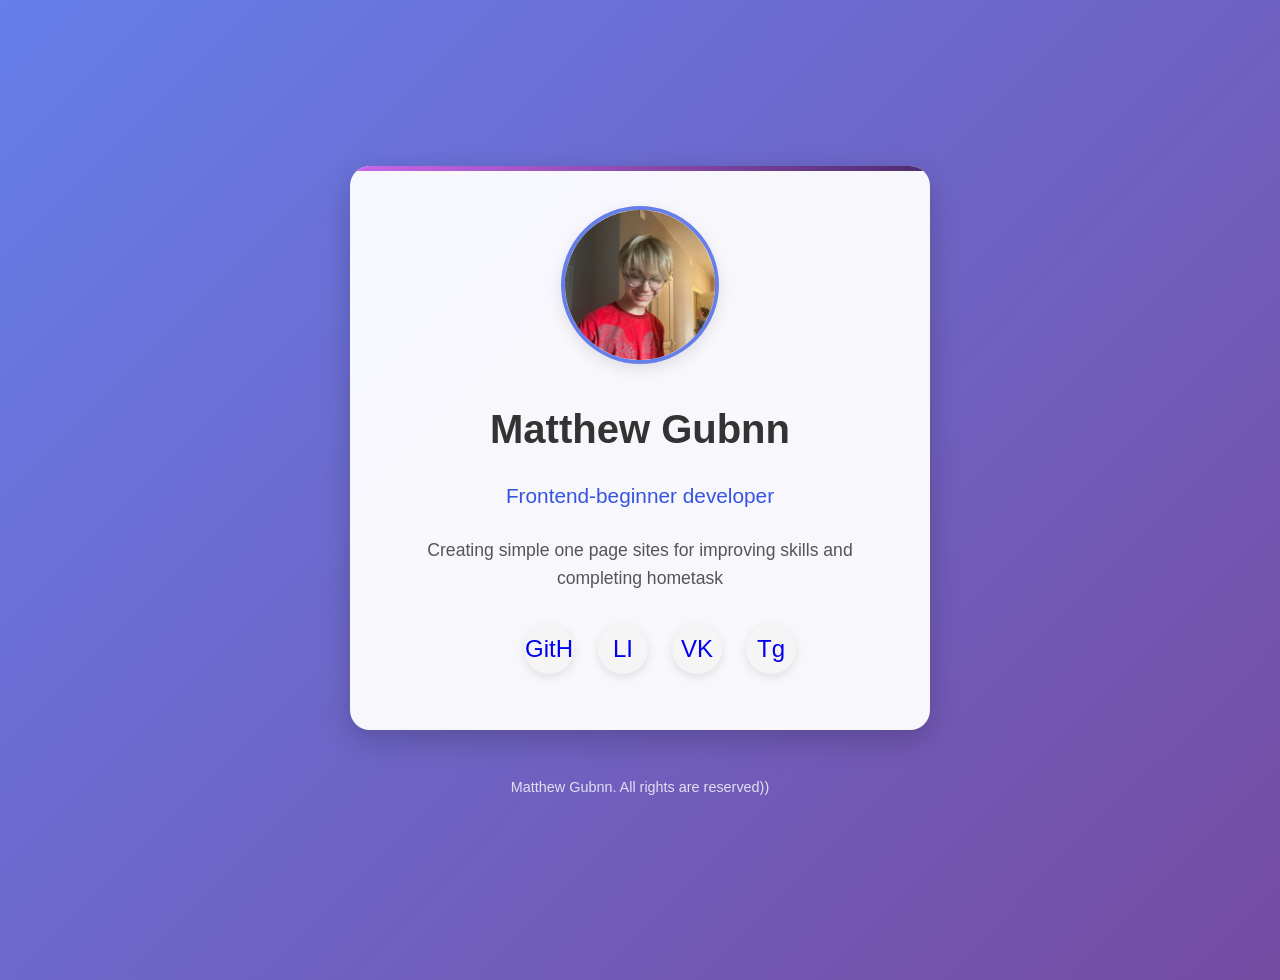
<file: index.html>
<!DOCTYPE html>
<html lang="ru">
<head>
    <meta charset="UTF-8">
    <meta name="viewport" content="width=device-width, initial-scale=1.0">
    <link rel="stylesheet" href="styles.css">
    <title>Визитная карточка</title>

</head>
<body>
    <main>
        <section class="card">
            <header>
                <div class="photo-container">
                    <img src="avatar.jpg" 
                         alt="Photo of me)" class="photo">
                </div>
                <h1>Matthew Gubnn</h1>
                <h2>Frontend-beginner developer</h2>
            </header>
            
            <article>
                <p class="description">
                    Creating simple one page sites for improving skills and completing hometask
                </p>
            </article>
            
            <nav>
                <ul>
                    <li><a href="https://github.com/matthew-guba" aria-label="GitHub">GitH</a></li>
                    <li><a href="https://linkedin.com" aria-label="LinkedIn">LI</a></li>
                    <li><a href="https://vk.com" aria-label="VK">VK</a></li>
                    <li><a href="https://t.me/MaThEwHu" aria-label="Telegram">Tg</a></li>
                </ul>
            </nav>
        </section>
    </main>
    
    <footer>
        <p>Matthew Gubnn. All rights are reserved))</p>
    </footer>
</body>
</html>
</file>
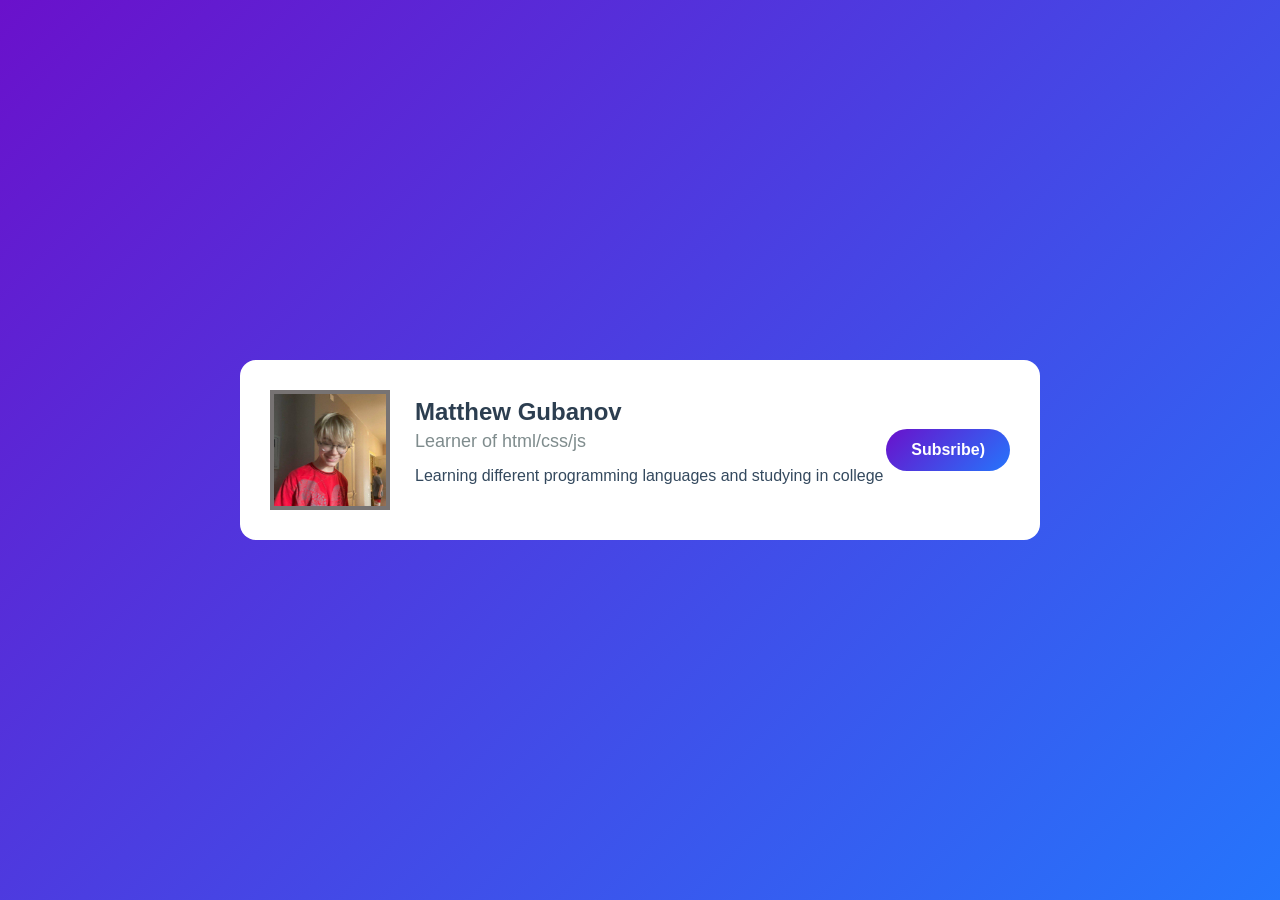
<file: home_2_1/index.html>
<!DOCTYPE html>
<html lang="ru">
<head>
    <meta charset="UTF-8">
    <meta name="viewport" content="width=device-width, initial-scale=1.0">
    <title>Карточка пользователя - Flexbox</title>
    <link rel="stylesheet" href="./sylesheet.css">
</head>
<body>
    <div class="card">
        <div class="card-container">
            <img src="./avatar.jpg" alt="Аватар пользователя" class="avatar">
            <div class="user-info">
                <h2 class="user-name">Matthew Gubanov</h2>
                <p class="user-position">Learner of html/css/js</p>
                <p class="user-description">Learning different programming languages and studying in college</p>
            </div>
            <button class="subscribe-btn" onclick="window.location.href='https://github.com/matthew-guba'">Subsribe)</button> <!-- Just another reminder of me)-->
        </div>
    </div>
</body>
</html>
</file>
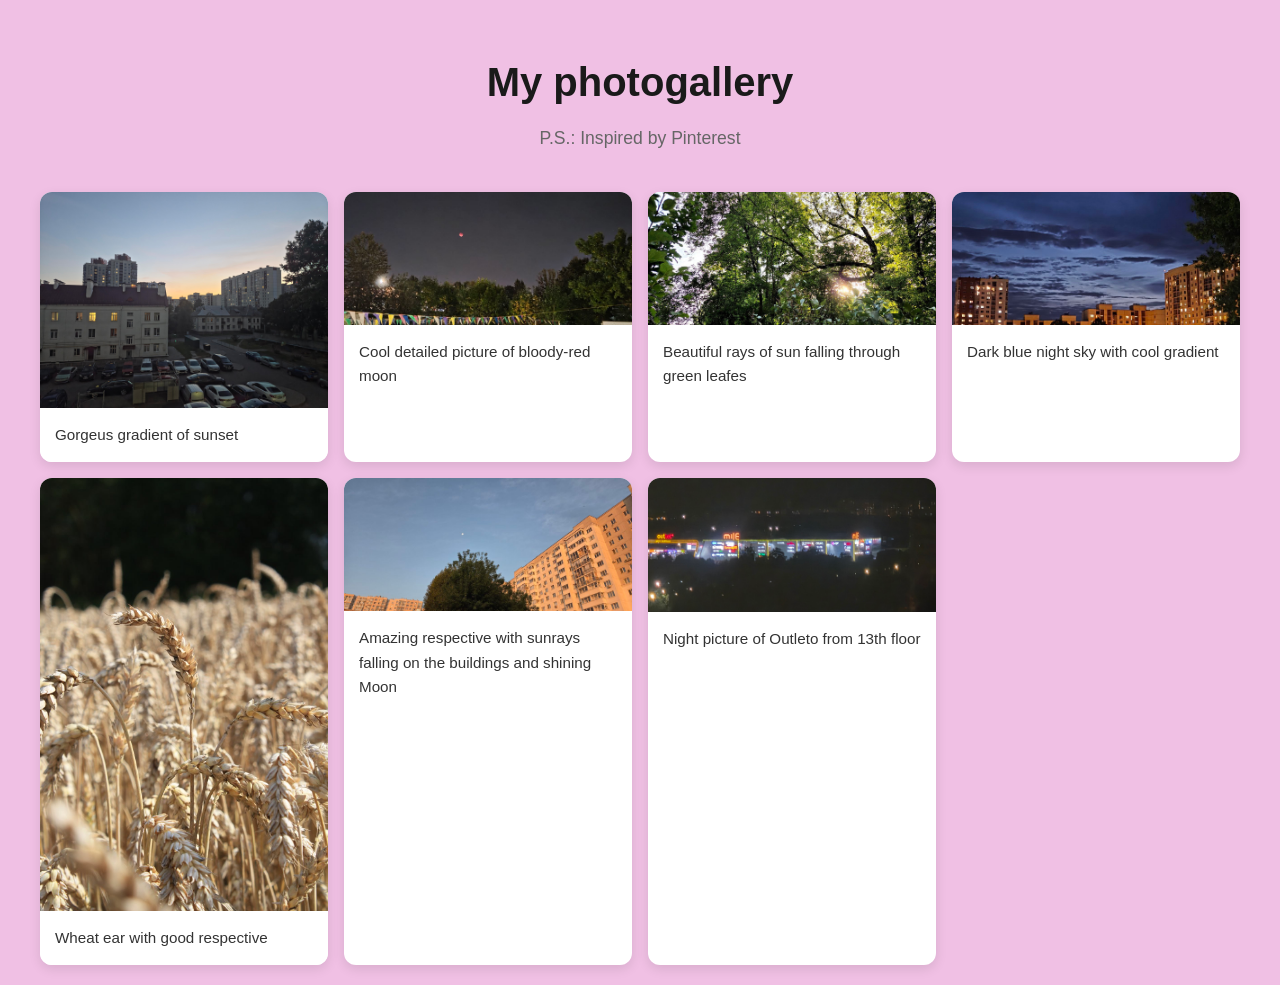
<file: home_2_2/index.html>
<!DOCTYPE html>
<html lang="ru">
<head>
    <meta charset="UTF-8">
    <meta name="viewport" content="width=device-width, initial-scale=1.0">
    <title>Photogallery in style of Pinterest</title>
    <link rel="stylesheet" href="./stylesheet.css">
</head>
<body>
    <div class="container">
        <h1>My photogallery</h1>
        <p>P.S.: Inspired by Pinterest</p>
        
        <div class="gallery">
            <div class="gallery-item">
                <img src="./beautifulEveningView.jpg" alt="Evening view">
                <div class="caption">Gorgeus gradient of sunset</div>
            </div>
            
            <div class="gallery-item">
                <img src="./bloodMoon.jpg" alt="Blood Moon">
                <div class="caption">Cool detailed picture of bloody-red moon</div>
            </div>
            
            <div class="gallery-item">
                <img src="./coolSunRays.jpg" alt="Sun rays through green tree leafes">
                <div class="caption">Beautiful rays of sun falling through green leafes</div>
            </div>
            
            <div class="gallery-item">
                <img src="./darkNightSky.jpg" alt="Night sky">
                <div class="caption">Dark blue night sky with cool gradient</div>
            </div>
            
            <div class="gallery-item">
                <img src="./beautifulField.jpg" alt="Weat ear">
                <div class="caption">Wheat ear with good respective</div>
            </div>
            
            <div class="gallery-item">
                <img src="./morningWithTheMoon.jpg" alt="Buildings with sunrays and the Moon">
                <div class="caption">Amazing respective with sunrays falling on the buildings and shining Moon</div>
            </div>
            
            <div class="gallery-item">
                <img src="./NightOutletoPic.jpg" alt="Picture of Shopping Mall "Outleto"">
                <div class="caption">Night picture of Outleto from 13th floor</div>
            </div>
            </div>
        </div>
    </div>
</body>
</html>
</file>
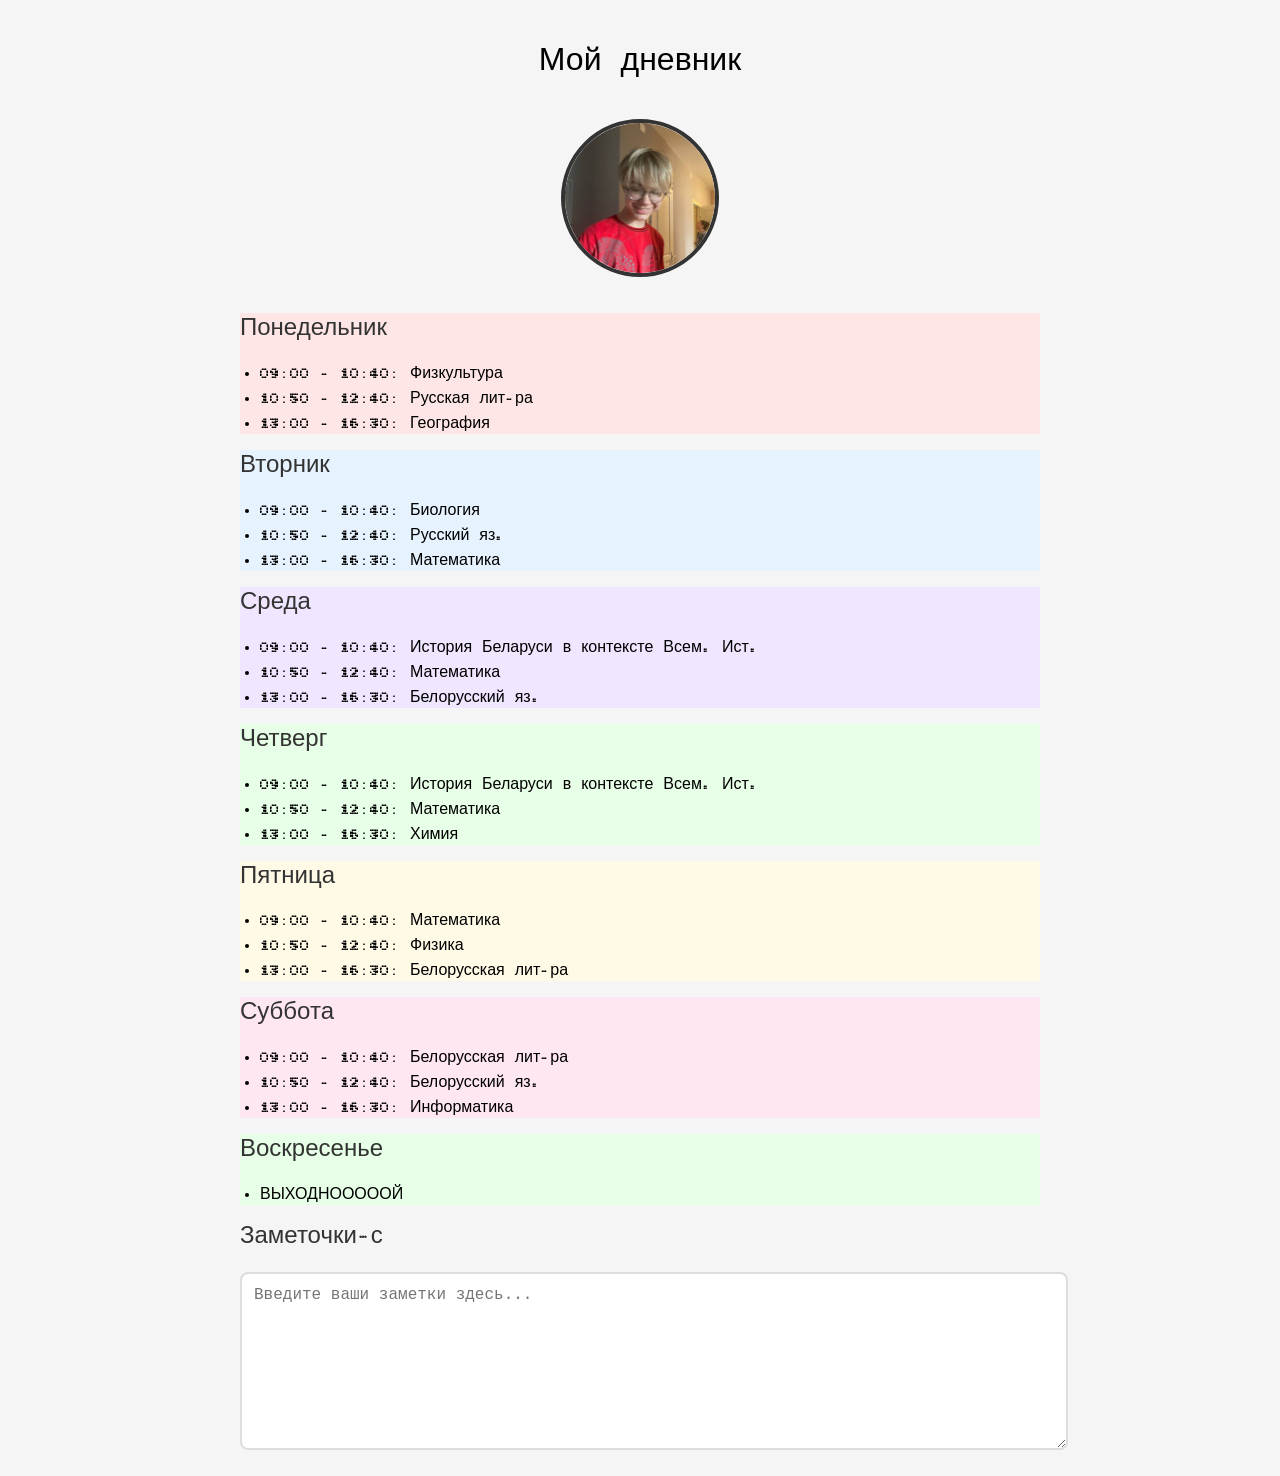
<file: schedule.html>
<!DOCTYPE html>
<html lang="ru">
<head>
    <meta charset="UTF-8">
    <meta name="viewport" content="width=device-width, initial-scale=1.0">
    <link rel="icon" type="image/jpeg" href="./icon.jpg" />
    <title>Мой дневник</title>
</head>
<body>
    <header>
        <h1>Мой дневник</h1>
        <img src="./avatar.jpg" alt="Моя аватарка" class="avatar">
        <link rel="stylesheet" href="./stylesForSchedule.css" />
    
    </header>
    
    <section class="schedule">
        <div class="monday">
            <h2>Понедельник</h2>
            <ul>
                <li>09:00 - 10:40: Физкультура</li>
                <li>10:50 - 12:40: Русская лит-ра</li>
                <li>13:00 - 16:30: География</li>
            </ul>
        </div>
        
        <div class="tuesday">
            <h2>Вторник</h2>
            <ul>
                <li>09:00 - 10:40: Биология</li>
                <li>10:50 - 12:40: Русский яз.</li>
                <li>13:00 - 16:30: Математика </li>
            </ul>
        </div>
        
        <div class="wednesday">
            <h2>Среда</h2>
            <ul>
                <li>09:00 - 10:40: История Беларуси в контексте Всем. Ист.</li>
                <li>10:50 - 12:40: Математика</li>
                <li>13:00 - 16:30: Белорусский яз. </li>
            </ul>
        </div>
        
        <div class="thursday">
            <h2>Четверг</h2>
            <ul>
                <li>09:00 - 10:40: История Беларуси в контексте Всем. Ист.</li>
                <li>10:50 - 12:40: Математика</li>
                <li>13:00 - 16:30: Химия</li>
            </ul>
        </div>
        
        <div class="friday">
            <h2>Пятница</h2>
            <ul>
                <li>09:00 - 10:40: Математика</li>
                <li>10:50 - 12:40: Физика</li>
                <li>13:00 - 16:30: Белорусская лит-ра </li>
            </ul>
        </div>
        
        <div class="saturday">
            <h2>Суббота</h2>
            <ul>
                <li>09:00 - 10:40: Белорусская лит-ра</li>
                <li>10:50 - 12:40: Белорусский яз.</li>
                <li>13:00 - 16:30: Информатика </li>
            </ul>
        </div>
        
        <div class="sunday">
            <h2>Воскресенье</h2>
            <ul>
                <li>ВЫХОДНОООООЙ</li>
 
            </ul>
        </div>
    </section>
    
    <section class="notes">
        <h2>Заметочки-с</h2>
        <textarea placeholder="Введите ваши заметки здесь..."></textarea>
    </section>
</body>
</html>
</file>
<file: styles.css>
body {
    font-family: 'Segoe UI', Tahoma, Geneva, Verdana, sans-serif;
    background: linear-gradient(135deg, #667eea 0%, #764ba2 100%);
    color: #333;
    line-height: 1.6;
    min-height: 100vh;
    display: flex;
    flex-direction: column;
    align-items: center;
    justify-content: center;
    padding: 32px;
}

.card {
    background-color: rgba(255, 255, 255, 0.95);
    border-radius: 20px;
    box-shadow: 0 10px 30px rgba(0, 0, 0, 0.2);
    padding: 40px;
    max-width: 500px;
    width: 90%;
    text-align: center;
    transition: all 0.4s ease;
    position: relative;
    overflow: hidden;
}

.card::before {
    content: '';
    position: absolute;
    top: 0;
    left: 0;
    width: 100%;
    height: 5px;
    background: linear-gradient(90deg, #cb66ea, #4d2c6e);
}

.card:hover {
    transform: translateY(-10px);
    box-shadow: 0 15px 40px rgba(0, 0, 0, 0.3);
}

h1 {
    font-size: 40px;
    margin-bottom: 8px;
    color: #333;
    font-weight: 700;
}

h2 {
    font-size: 20.8px;
    color: #3554e0;
    margin-bottom: 24px;
    font-weight: 500;
}

.photo-container {
    width: 150px;
    height: 150px;
    border-radius: 50%;
    overflow: hidden;
    margin: 0 auto 24px;
    border: 4px solid #667eea;
    box-shadow: 0 5px 15px rgba(0, 0, 0, 0.1);
    transition: transform 0.4s ease;
}

.photo-container:hover {
    transform: scale(1.05);
}

.photo {
    width: 100%;
    height: 100%;
    object-fit: cover;
    transition: transform 0.4s ease;
}

.photo-container:hover .photo {
    transform: scale(1.1);
}
.photo-container:active .photo {
    transform: scale(2.5);
}

.description {
    font-size: 17.6px;
    margin-bottom: 32px;
    color: #555;
}

nav ul {
    list-style: none;
    display: flex;
    justify-content: center;
    gap: 24px;
}

nav li {
    transition: transform 0.3s ease;
}

nav li:first-child {
    transform-origin: left center;
}

nav li:last-child {
    transform-origin: right center;
}

nav li:hover {
    transform: scale(1.2);
}

nav a {
    display: flex;
    align-items: center;
    justify-content: center;
    width: 50px;
    height: 50px;
    background-color: #f5f5f5;
    border-radius: 50%;
    text-decoration: none;
    font-size: 24px;
    transition: all 0.3s ease;
    box-shadow: 0 3px 10px rgba(0, 0, 0, 0.1);
}

nav a:hover {
    background-color: #667eea;
    color: white;
    transform: translateY(-5px);
}

nav a:active {
    transform: translateY(0);
    background-color: #542683;
}

nav a:focus {
    outline: 2px solid #4d2b70;
    outline-offset: 2px;
}

footer {
    margin-top: 32px;
    color: rgba(255, 255, 255, 0.8);
    text-align: center;
    font-size: 14.4px;
}
/* adaptive to mobile devices*/
@media (max-width: 600px) {
    .card {
        padding: 32px 24px;
    }
    
    h1 {
        font-size: 32px;
    }
    
    h2 {
        font-size: 17.6px;
    }
    
    nav ul {
        gap: 16px;
    }
    
    nav a {
        width: 45px;
        height: 45px;
        font-size: 20.8px;
    }
}
</file>
<file: home_2_1/sylesheet.css>
* {
    margin: 0;
    padding: 0;
    box-sizing: border-box;
}

body {
    font-family: 'Segoe UI', Tahoma, Geneva, Verdana, sans-serif;
    background: linear-gradient(135deg, #6a11cb 0%, #2575fc 100%);
    min-height: 100vh;
    display: flex;
    justify-content: center;
    align-items: center;
    padding: 20px;
}

.card {
    background-color: white;
    border-radius: 16px;
    max-width: 800px;
    width: 100%;
}

.card-container {
    display: flex;
    align-items: center;
    padding: 30px;
}

.avatar {
    width: 120px;
    height: 120px;
    border: 4px solid #777373;
}

.user-info {
    margin-left: 25px;
}

.user-name {
    font-size: 24px;
    font-weight: 700;
    color: #2c3e50;
    margin-bottom: 5px;
}

.user-position {
    font-size: 18px;
    color: #7f8c8d;
    margin-bottom: 12px;
}

.user-description {
    color: #34495e;
    line-height: 1.5;
    margin-bottom: 15px;
}

.subscribe-btn {
    background: linear-gradient(135deg, #6a11cb 0%, #2575fc 100%);
    color: white;
    border: none;
    padding: 12px 25px;
    border-radius: 30px;
    font-weight: 600;
    font-size: 16px;
    transition: transform 0.2s, box-shadow 0.2s;  /* <--- this thing wasn't made by myself, just wanted smth beautiful))*/
    margin-left: auto;
}
/*the same for the hover)*/
.subscribe-btn:hover {
    transform: translateY(-2px);
    box-shadow: 0 5px 15px rgba(38, 117, 252, 0.4);
}

/* now it is adaptive for mobile devices :) */
@media (max-width: 768px) {
    .card-container {
        flex-direction: column;
        text-align: center;
        padding: 25px;
    }
    
    .avatar {
        margin-bottom: 20px;
        width: 140px;
        height: 140px;
    }
    
    .user-info {
        margin-left: 0;
        margin-bottom: 20px;
    }
    
    .subscribe-btn {
        margin-left: 0;
        width: 100%;
    }
}
</file>
<file: home_2_2/stylesheet.css>
* {
    margin: 0;
    padding: 0;
    box-sizing: border-box;
}

body {
    font-family: 'Segoe UI', Tahoma, Geneva, Verdana, sans-serif;
    background-color: #f0c0e4;
    color: #1d1d1d;
    line-height: 1.6;
    padding: 20px;
}

.container {
    max-width: 1200px;
    margin: 0 auto;
}

h1 {
    text-align: center;
    margin: 30px 0 10px;
    color: #1a1a1a;
    font-size: 2.5rem;
}

.container > p {
    text-align: center;
    margin-bottom: 40px;
    color: #666;
    font-size: 1.1rem;
}

.gallery {
    display: grid;
    grid-template-columns: repeat(auto-fill, minmax(280px, 1fr));
    gap: 16px;
}

.gallery-item {
    background: rgb(255, 255, 255);
    border-radius: 12px;
    overflow: hidden;
    box-shadow: 0 4px 12px rgba(0, 0, 0, 0.1);
    transition: transform 0.3s ease, box-shadow 0.3s ease;
}

.gallery-item:hover {
    transform: translateY(-5px);
    box-shadow: 0 8px 24px rgba(0, 0, 0, 0.15);
}

.gallery-item img {
    width: 100%;
    height: auto;
    display: block;
    transition: transform 0.5s ease;
}

.gallery-item:hover img {
    transform: scale(1.03);
}


.caption {
    padding: 15px;
    font-size: 0.95rem;
    color: #333;
    background: white;
}

@media (max-width: 768px) {
    .gallery {
        grid-template-columns: repeat(auto-fill, minmax(220px, 1fr));
    }
    
    h1 {
        font-size: 2rem;
    }
}

@media (max-width: 480px) {
    .gallery {
        grid-template-columns: 1fr;
    }
    
    body {
        padding: 10px;
    }
}
</file>
<file: stylesForSchedule.css>
/* I know this won't work for ru language :) */
@font-face {
    font-family: 'Bitcount';
    src: url(./fonts/BitcountGridDouble-Regular.ttf) format('truetype');
    font-weight: 400;
    font-style: normal;
}

body {
            font-family: 'Bitcount', sans-serif;
            max-width: 800px;
            padding: 20px;
            margin: 0 auto;            
            background-color: #f5f5f5;
        }
        h1,h2,div{
            font-family: 'Bitcount', sans-serif;
            font-weight: normal;
        }
        header {
            text-align: center;
            margin-bottom: 30px;
        }
        
        .avatar {
            width: 150px;
            height: 150px;
            border-radius: 50%;
            border: 4px solid #333;
            margin-top: 15px;
        }
        
        .monday { 
            background-color: #ffe6e6; 
        }
        .tuesday { 
            background-color: #e6f3ff; 
        }
        .wednesday {
            background-color: #f0e6ff; 
        }
        .thursday {
            background-color: #e6ffe6; 
        }
        .friday {
            background-color: #fffae6; 
        }
        .saturday {
            background-color: #ffe6f3; 
        }
        .sunday { 
            background-color: #e6ffe6; 
        }
        
        h2 {
            margin-top: 5px;
            color: #333;
        }
        
        ul {
            padding-left: 20px;
        }
        
        li {
            margin-bottom: 5px;
        }
        
        textarea {
            width: 100%;
            height: 150px;          
            border: 2px solid #ddd;
            border-radius: 8px;
            font-size: 16px;
            padding: 12px;
        }
</file>
